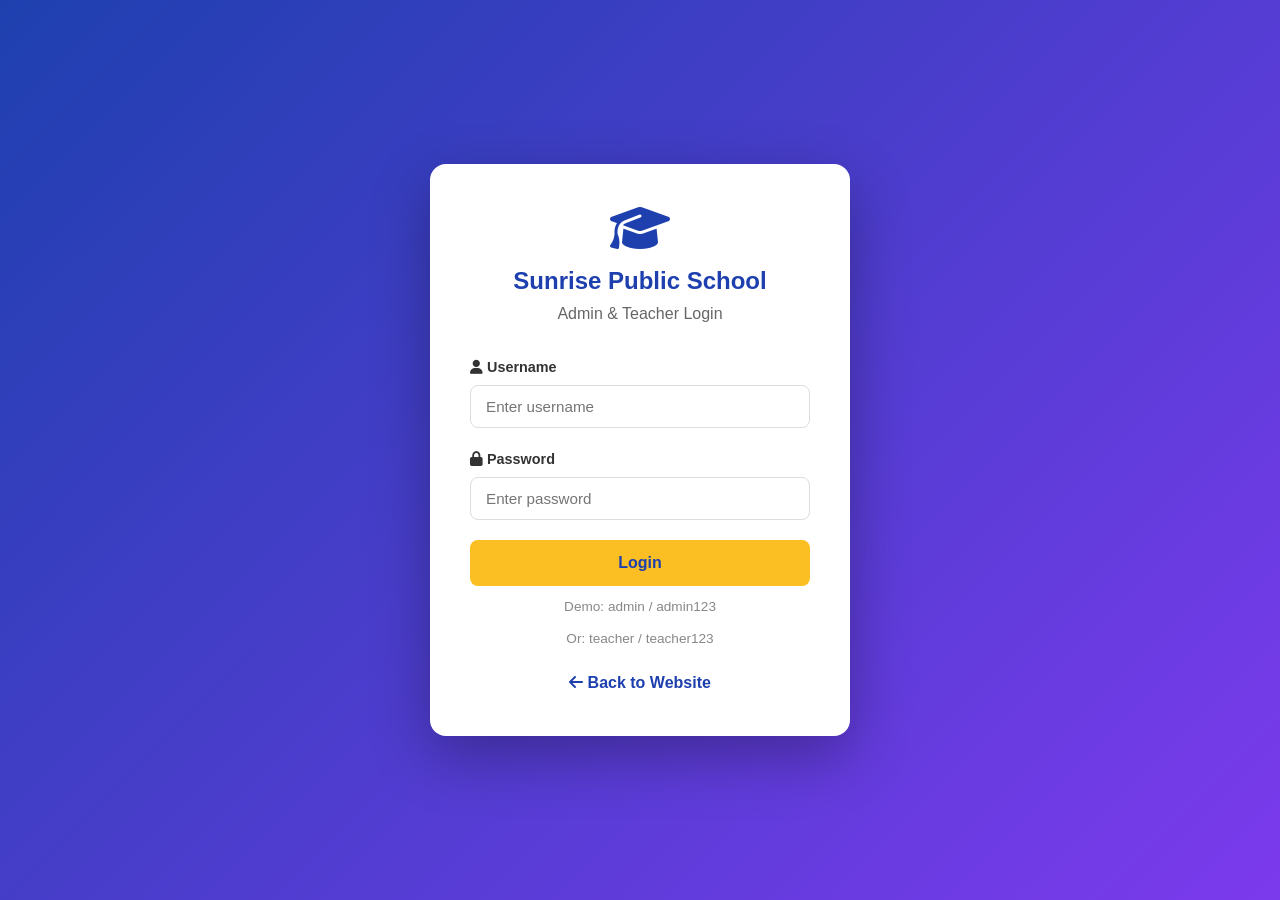
<file: dashboard.html>
<!DOCTYPE html>
<html lang="en">
<head>
  <meta charset="UTF-8">
  <meta name="viewport" content="width=device-width, initial-scale=1.0">
  <title>Dashboard - Sunrise Public School</title>
  <link rel="stylesheet" href="css/style.css">
  <link rel="stylesheet" href="https://cdnjs.cloudflare.com/ajax/libs/font-awesome/6.4.0/css/all.min.css">
</head>
<body class="dashboard-body">

  <!-- Sidebar -->
  <aside class="sidebar">
    <div class="sidebar-logo">
      <i class="fas fa-graduation-cap"></i>
      <span>Sunrise School</span>
    </div>
    <ul class="sidebar-menu">
      <li class="active" data-tab="overview"><i class="fas fa-home"></i> Overview</li>
      <li data-tab="students"><i class="fas fa-user-graduate"></i> Students</li>
      <li data-tab="teachers"><i class="fas fa-chalkboard-teacher"></i> Teachers</li>
      <li data-tab="classes"><i class="fas fa-layer-group"></i> Classes</li>
    </ul>
    <button class="logout-btn" id="logoutBtn"><i class="fas fa-sign-out-alt"></i> Logout</button>
  </aside>

  <!-- Main Content -->
  <main class="main-content">

    <!-- Top Bar -->
    <header class="topbar">
      <h1 id="pageTitle">Dashboard Overview</h1>
      <div class="user-info">
        <i class="fas fa-user-circle"></i>
        <span id="currentUser">Admin</span>
      </div>
    </header>

    <!-- Overview Tab -->
    <section class="tab-content active" id="overview">
      <div class="overview-cards">
        <div class="ov-card blue">
          <i class="fas fa-user-graduate"></i>
          <div><h3 id="totalStudents">0</h3><p>Total Students</p></div>
        </div>
        <div class="ov-card green">
          <i class="fas fa-chalkboard-teacher"></i>
          <div><h3 id="totalTeachers">0</h3><p>Total Teachers</p></div>
        </div>
        <div class="ov-card orange">
          <i class="fas fa-layer-group"></i>
          <div><h3 id="totalClasses">0</h3><p>Total Classes</p></div>
        </div>
        <div class="ov-card purple">
          <i class="fas fa-venus-mars"></i>
          <div><h3 id="totalBoysGirls">0 / 0</h3><p>Boys / Girls</p></div>
        </div>
      </div>
      <div class="info-box">
        <h3><i class="fas fa-info-circle"></i> Welcome to Admin Panel</h3>
        <p>Yahan se aap Students, Teachers aur Classes ka pura data manage kar sakte hain.</p>
        <p>Har section mein <strong>Add, Edit, Delete</strong> ka option available hai.</p>
      </div>
    </section>

    <!-- Students Tab -->
    <section class="tab-content" id="students">
      <div class="section-header">
        <h2>Students Management</h2>
        <button class="btn-add" onclick="openStudentModal()"><i class="fas fa-plus"></i> Add Student</button>
      </div>
      <div class="filter-bar">
        <input type="text" id="studentSearch" placeholder="🔍 Search by name or roll no..." onkeyup="renderStudents()">
        <select id="studentClassFilter" onchange="renderStudents()">
          <option value="">All Classes</option>
          <option>Nursery</option><option>LKG</option><option>UKG</option>
          <option>Class 1</option><option>Class 2</option><option>Class 3</option>
          <option>Class 4</option><option>Class 5</option><option>Class 6</option>
          <option>Class 7</option><option>Class 8</option><option>Class 9</option>
          <option>Class 10</option><option>Class 11</option><option>Class 12</option>
        </select>
      </div>
      <div class="table-wrap">
        <table>
          <thead>
            <tr>
              <th>Roll No</th><th>Name</th><th>Class</th><th>Gender</th>
              <th>Father's Name</th><th>Phone</th><th>Actions</th>
            </tr>
          </thead>
          <tbody id="studentsTable"></tbody>
        </table>
      </div>
    </section>

    <!-- Teachers Tab -->
    <section class="tab-content" id="teachers">
      <div class="section-header">
        <h2>Teachers Management</h2>
        <button class="btn-add" onclick="openTeacherModal()"><i class="fas fa-plus"></i> Add Teacher</button>
      </div>
      <div class="filter-bar">
        <input type="text" id="teacherSearch" placeholder="🔍 Search by name or subject..." onkeyup="renderTeachers()">
      </div>
      <div class="table-wrap">
        <table>
          <thead>
            <tr>
              <th>ID</th><th>Name</th><th>Subject</th><th>Qualification</th>
              <th>Phone</th><th>Email</th><th>Actions</th>
            </tr>
          </thead>
          <tbody id="teachersTable"></tbody>
        </table>
      </div>
    </section>

    <!-- Classes Tab -->
    <section class="tab-content" id="classes">
      <div class="section-header"><h2>Classes Overview</h2></div>
      <div class="classes-grid" id="classesGrid"></div>
    </section>
  </main>

  <!-- Student Modal -->
  <div class="modal" id="studentModal">
    <div class="modal-content">
      <div class="modal-header">
        <h3 id="studentModalTitle">Add Student</h3>
        <span class="close" onclick="closeModal('studentModal')">&times;</span>
      </div>
      <form id="studentForm" onsubmit="saveStudent(event)">
        <input type="hidden" id="studentId">
        <div class="form-row">
          <div class="form-group"><label>Roll No *</label><input type="text" id="sRoll" required></div>
          <div class="form-group"><label>Full Name *</label><input type="text" id="sName" required></div>
        </div>
        <div class="form-row">
          <div class="form-group">
            <label>Class *</label>
            <select id="sClass" required>
              <option value="">Select</option>
              <option>Nursery</option><option>LKG</option><option>UKG</option>
              <option>Class 1</option><option>Class 2</option><option>Class 3</option>
              <option>Class 4</option><option>Class 5</option><option>Class 6</option>
              <option>Class 7</option><option>Class 8</option><option>Class 9</option>
              <option>Class 10</option><option>Class 11</option><option>Class 12</option>
            </select>
          </div>
          <div class="form-group">
            <label>Gender *</label>
            <select id="sGender" required>
              <option value="">Select</option>
              <option>Male</option><option>Female</option><option>Other</option>
            </select>
          </div>
        </div>
        <div class="form-row">
          <div class="form-group"><label>Father's Name</label><input type="text" id="sFather"></div>
          <div class="form-group"><label>Mother's Name</label><input type="text" id="sMother"></div>
        </div>
        <div class="form-row">
          <div class="form-group"><label>Phone</label><input type="tel" id="sPhone"></div>
          <div class="form-group"><label>Date of Birth</label><input type="date" id="sDob"></div>
        </div>
        <div class="form-group"><label>Address</label><textarea id="sAddress" rows="2"></textarea></div>
        <button type="submit" class="btn-primary btn-full"><i class="fas fa-save"></i> Save Student</button>
      </form>
    </div>
  </div>

  <!-- Teacher Modal -->
  <div class="modal" id="teacherModal">
    <div class="modal-content">
      <div class="modal-header">
        <h3 id="teacherModalTitle">Add Teacher</h3>
        <span class="close" onclick="closeModal('teacherModal')">&times;</span>
      </div>
      <form id="teacherForm" onsubmit="saveTeacher(event)">
        <input type="hidden" id="teacherId">
        <div class="form-row">
          <div class="form-group"><label>Employee ID *</label><input type="text" id="tEmpId" required></div>
          <div class="form-group"><label>Full Name *</label><input type="text" id="tName" required></div>
        </div>
        <div class="form-row">
          <div class="form-group"><label>Subject *</label><input type="text" id="tSubject" required></div>
          <div class="form-group"><label>Qualification</label><input type="text" id="tQual"></div>
        </div>
        <div class="form-row">
          <div class="form-group"><label>Phone</label><input type="tel" id="tPhone"></div>
          <div class="form-group"><label>Email</label><input type="email" id="tEmail"></div>
        </div>
        <div class="form-group"><label>Address</label><textarea id="tAddress" rows="2"></textarea></div>
        <button type="submit" class="btn-primary btn-full"><i class="fas fa-save"></i> Save Teacher</button>
      </form>
    </div>
  </div>

  <script src="js/dashboard.js"></script>
</body>
</html>
</file>
<file: css/style.css>
/* ============ RESET & BASE ============ */
* { margin: 0; padding: 0; box-sizing: border-box; }
body { font-family: 'Segoe UI', Tahoma, sans-serif; line-height: 1.6; color: #333; }
a { text-decoration: none; color: inherit; }
.container { max-width: 1200px; margin: 0 auto; padding: 0 20px; }
img { max-width: 100%; display: block; }

/* ============ NAVBAR ============ */
.navbar {
  position: fixed; top: 0; width: 100%; z-index: 1000;
  background: #fff; box-shadow: 0 2px 10px rgba(0,0,0,0.1);
}
.nav-container { display: flex; justify-content: space-between; align-items: center; padding: 15px 20px; }
.logo { display: flex; align-items: center; gap: 10px; font-size: 1.3rem; font-weight: 700; color: #1e40af; }
.logo i { font-size: 1.8rem; }
.nav-links { display: flex; list-style: none; gap: 30px; align-items: center; }
.nav-links a { font-weight: 500; transition: color 0.3s; }
.nav-links a:hover { color: #1e40af; }
.btn-login { background: #1e40af; color: #fff !important; padding: 10px 20px; border-radius: 6px; }
.btn-login:hover { background: #1e3a8a; }
.hamburger { display: none; font-size: 1.5rem; cursor: pointer; }

/* ============ HERO ============ */
.hero {
  height: 100vh;
  background: linear-gradient(rgba(30,64,175,0.8), rgba(30,64,175,0.7)),
    url('https://images.unsplash.com/photo-1523050854058-8df90110c9f1?w=1600') center/cover;
  display: flex; align-items: center; justify-content: center;
  text-align: center; color: #fff; padding: 0 20px;
}
.hero h1 { font-size: 3.5rem; margin-bottom: 20px; }
.hero p { font-size: 1.3rem; margin-bottom: 10px; }
.hero-sub { color: #fbbf24; font-weight: 600; margin-bottom: 30px !important; }
.btn-primary {
  display: inline-block; background: #fbbf24; color: #1e40af;
  padding: 14px 32px; border-radius: 8px; font-weight: 700;
  border: none; cursor: pointer; transition: 0.3s; font-size: 1rem;
}
.btn-primary:hover { background: #f59e0b; transform: translateY(-2px); }

/* ============ SECTIONS ============ */
.section { padding: 80px 0; }
.bg-light { background: #f3f4f6; }
.section-title { text-align: center; font-size: 2.2rem; margin-bottom: 15px; color: #1e40af; }
.section-subtitle { text-align: center; color: #666; margin-bottom: 40px; }

/* ============ ABOUT ============ */
.about-grid { display: grid; grid-template-columns: 1fr 1fr; gap: 50px; align-items: center; }
.about-text p { margin-bottom: 20px; color: #555; }
.stats { display: grid; grid-template-columns: repeat(4, 1fr); gap: 15px; margin-top: 30px; }
.stat-box { background: #1e40af; color: #fff; padding: 20px; border-radius: 10px; text-align: center; }
.stat-box h3 { font-size: 1.8rem; color: #fbbf24; }

/* ============ CARDS ============ */
.cards { display: grid; grid-template-columns: repeat(auto-fit, minmax(220px, 1fr)); gap: 25px; }
.card {
  background: #fff; padding: 30px; border-radius: 12px; text-align: center;
  box-shadow: 0 4px 15px rgba(0,0,0,0.08); transition: 0.3s;
}
.card:hover { transform: translateY(-8px); box-shadow: 0 8px 25px rgba(30,64,175,0.2); }
.card i { font-size: 2.5rem; color: #1e40af; margin-bottom: 15px; }
.card h3 { margin-bottom: 10px; color: #1e40af; }
.card p { color: #666; font-size: 0.95rem; }

/* ============ FACULTY ============ */
.faculty-grid { display: grid; grid-template-columns: repeat(auto-fit, minmax(220px, 1fr)); gap: 30px; }
.faculty-card {
  background: #fff; padding: 25px; border-radius: 12px; text-align: center;
  box-shadow: 0 4px 15px rgba(0,0,0,0.08); transition: 0.3s;
}
.faculty-card:hover { transform: translateY(-5px); }
.faculty-card img { width: 100px; height: 100px; border-radius: 50%; object-fit: cover; margin: 0 auto 15px; border: 4px solid #1e40af; }
.faculty-card h3 { color: #1e40af; }
.faculty-card .qual { font-size: 0.85rem; color: #888; }

/* ============ CONTACT ============ */
.contact-grid { display: grid; grid-template-columns: 1fr 1fr; gap: 50px; }
.contact-item { display: flex; gap: 15px; margin-bottom: 25px; }
.contact-item i { font-size: 1.5rem; color: #1e40af; }
.contact-item h4 { color: #1e40af; margin-bottom: 3px; }
.contact-form input, .contact-form textarea {
  width: 100%; padding: 12px 15px; margin-bottom: 15px;
  border: 1px solid #ddd; border-radius: 6px; font-family: inherit;
}
.contact-form input:focus, .contact-form textarea:focus { outline: none; border-color: #1e40af; }

/* ============ FOOTER ============ */
.footer { background: #1e293b; color: #cbd5e1; text-align: center; padding: 30px 20px; }

/* ============ LOGIN PAGE ============ */
.login-body {
  min-height: 100vh;
  background: linear-gradient(135deg, #1e40af, #7c3aed);
  display: flex; align-items: center; justify-content: center;
  padding: 20px;
}
.login-container { width: 100%; max-width: 420px; }
.login-box { background: #fff; padding: 40px; border-radius: 16px; box-shadow: 0 20px 60px rgba(0,0,0,0.3); }
.login-header { text-align: center; margin-bottom: 30px; }
.login-header i { font-size: 3rem; color: #1e40af; margin-bottom: 10px; }
.login-header h2 { color: #1e40af; }
.login-header p { color: #666; }
.form-group { margin-bottom: 20px; }
.form-group label { display: block; margin-bottom: 6px; font-weight: 600; color: #333; font-size: 0.9rem; }
.form-group input, .form-group select, .form-group textarea {
  width: 100%; padding: 12px 15px; border: 1px solid #ddd;
  border-radius: 8px; font-family: inherit; font-size: 0.95rem;
}
.form-group input:focus, .form-group select:focus, .form-group textarea:focus {
  outline: none; border-color: #1e40af; box-shadow: 0 0 0 3px rgba(30,64,175,0.1);
}
.btn-full { width: 100%; }
.hint { text-align: center; color: #888; font-size: 0.85rem; margin-top: 10px; }
.back-link { display: block; text-align: center; margin-top: 20px; color: #1e40af; font-weight: 600; }

/* ============ DASHBOARD ============ */
.dashboard-body { background: #f1f5f9; min-height: 100vh; display: flex; }

.sidebar {
  width: 260px; background: #1e293b; color: #cbd5e1;
  min-height: 100vh; padding: 20px 0; position: fixed;
  display: flex; flex-direction: column; z-index: 100;
}
.sidebar-logo {
  padding: 0 20px 25px; border-bottom: 1px solid #334155;
  display: flex; align-items: center; gap: 10px;
  font-size: 1.2rem; font-weight: 700; color: #fbbf24;
}
.sidebar-logo i { font-size: 1.6rem; }
.sidebar-menu { list-style: none; padding: 20px 10px; flex: 1; }
.sidebar-menu li {
  padding: 14px 20px; margin-bottom: 5px; border-radius: 8px;
  cursor: pointer; transition: 0.2s; display: flex; align-items: center; gap: 12px;
}
.sidebar-menu li:hover { background: #334155; color: #fff; }
.sidebar-menu li.active { background: #1e40af; color: #fff; }
.logout-btn {
  margin: 0 20px 20px; padding: 12px; background: #dc2626; color: #fff;
  border: none; border-radius: 8px; cursor: pointer; font-weight: 600;
  display: flex; align-items: center; justify-content: center; gap: 8px;
}
.logout-btn:hover { background: #b91c1c; }

.main-content { flex: 1; margin-left: 260px; padding: 25px; min-height: 100vh; }
.topbar {
  display: flex; justify-content: space-between; align-items: center;
  margin-bottom: 25px; background: #fff; padding: 20px 25px;
  border-radius: 12px; box-shadow: 0 2px 8px rgba(0,0,0,0.05);
}
.topbar h1 { font-size: 1.5rem; color: #1e293b; }
.user-info { display: flex; align-items: center; gap: 10px; font-weight: 600; color: #1e40af; }
.user-info i { font-size: 1.8rem; }

.tab-content { display: none; }
.tab-content.active { display: block; }

/* Overview Cards */
.overview-cards { display: grid; grid-template-columns: repeat(auto-fit, minmax(200px, 1fr)); gap: 20px; margin-bottom: 25px; }
.ov-card {
  padding: 25px; border-radius: 12px; color: #fff;
  display: flex; align-items: center; gap: 20px;
  box-shadow: 0 4px 15px rgba(0,0,0,0.1);
}
.ov-card i { font-size: 2.5rem; opacity: 0.9; }
.ov-card h3 { font-size: 1.8rem; }
.ov-card p { opacity: 0.9; font-size: 0.9rem; }
.ov-card.blue { background: linear-gradient(135deg, #1e40af, #3b82f6); }
.ov-card.green { background: linear-gradient(135deg, #059669, #10b981); }
.ov-card.orange { background: linear-gradient(135deg, #d97706, #f59e0b); }
.ov-card.purple { background: linear-gradient(135deg, #7c3aed, #a855f7); }

.info-box { background: #fff; padding: 25px; border-radius: 12px; box-shadow: 0 2px 8px rgba(0,0,0,0.05); }
.info-box h3 { color: #1e40af; margin-bottom: 12px; }
.info-box p { color: #555; margin-bottom: 8px; }

/* Section Header & Filters */
.section-header { display: flex; justify-content: space-between; align-items: center; margin-bottom: 20px; flex-wrap: wrap; gap: 15px; }
.section-header h2 { color: #1e293b; }
.btn-add {
  background: #059669; color: #fff; border: none; padding: 12px 22px;
  border-radius: 8px; cursor: pointer; font-weight: 600;
  display: flex; align-items: center; gap: 8px; transition: 0.3s;
}
.btn-add:hover { background: #047857; }
.filter-bar { display: flex; gap: 12px; margin-bottom: 18px; flex-wrap: wrap; }
.filter-bar input, .filter-bar select {
  padding: 10px 15px; border: 1px solid #ddd; border-radius: 8px;
  font-family: inherit; flex: 1; min-width: 200px;
}
.filter-bar input:focus, .filter-bar select:focus { outline: none; border-color: #1e40af; }

/* Tables */
.table-wrap { background: #fff; border-radius: 12px; overflow: auto; box-shadow: 0 2px 8px rgba(0,0,0,0.05); }
table { width: 100%; border-collapse: collapse; min-width: 700px; }
thead { background: #1e40af; color: #fff; }
th, td { padding: 14px 15px; text-align: left; font-size: 0.92rem; }
tbody tr { border-bottom: 1px solid #f1f5f9; }
tbody tr:hover { background: #f8fafc; }
.btn-edit, .btn-delete {
  padding: 6px 12px; border: none; border-radius: 6px;
  cursor: pointer; font-size: 0.82rem; margin-right: 5px; font-weight: 600;
}
.btn-edit { background: #f59e0b; color: #fff; }
.btn-edit:hover { background: #d97706; }
.btn-delete { background: #dc2626; color: #fff; }
.btn-delete:hover { background: #b91c1c; }
.empty-msg { text-align: center; padding: 40px; color: #888; }

/* Classes Grid */
.classes-grid { display: grid; grid-template-columns: repeat(auto-fill, minmax(200px, 1fr)); gap: 18px; }
.class-card {
  background: #fff; padding: 22px; border-radius: 12px;
  box-shadow: 0 2px 8px rgba(0,0,0,0.05); border-left: 5px solid #1e40af;
  transition: 0.3s;
}
.class-card:hover { transform: translateY(-3px); box-shadow: 0 6px 20px rgba(30,64,175,0.15); }
.class-card h3 { color: #1e40af; margin-bottom: 10px; }
.class-card p { color: #555; font-size: 0.9rem; margin-bottom: 4px; }

/* ============ MODAL ============ */
.modal {
  display: none; position: fixed; inset: 0; background: rgba(0,0,0,0.5);
  z-index: 2000; align-items: center; justify-content: center; padding: 20px;
}
.modal.active { display: flex; }
.modal-content {
  background: #fff; border-radius: 14px; width: 100%; max-width: 600px;
  max-height: 90vh; overflow-y: auto; padding: 25px;
  animation: slideUp 0.3s ease;
}
@keyframes slideUp { from { transform: translateY(30px); opacity: 0; } to { transform: translateY(0); opacity: 1; } }
.modal-header { display: flex; justify-content: space-between; align-items: center; margin-bottom: 20px; }
.modal-header h3 { color: #1e40af; }
.close { font-size: 2rem; cursor: pointer; color: #888; line-height: 1; }
.close:hover { color: #dc2626; }
.form-row { display: grid; grid-template-columns: 1fr 1fr; gap: 15px; }

/* ============ RESPONSIVE ============ */
@media (max-width: 900px) {
  .about-grid, .contact-grid { grid-template-columns: 1fr; }
  .stats { grid-template-columns: repeat(2, 1fr); }
  .sidebar { width: 220px; }
  .main-content { margin-left: 220px; }
}
@media (max-width: 768px) {
  .nav-links { display: none; position: absolute; top: 70px; left: 0; right: 0; background: #fff; flex-direction: column; padding: 20px; box-shadow: 0 4px 12px rgba(0,0,0,0.1); }
  .nav-links.active { display: flex; }
  .hamburger { display: block; }
  .hero h1 { font-size: 2rem; }
  .hero p { font-size: 1rem; }
  .sidebar { width: 70px; }
  .sidebar-logo span, .sidebar-menu li span, .sidebar-menu li { font-size: 0; }
  .sidebar-menu li { justify-content: center; padding: 15px; }
  .sidebar-menu li i { font-size: 1.3rem; }
  .logout-btn { font-size: 0; padding: 12px; }
  .logout-btn i { font-size: 1.2rem; }
  .main-content { margin-left: 70px; padding: 15px; }
  .form-row { grid-template-columns: 1fr; }
  .topbar h1 { font-size: 1.1rem; }
}
</file>
